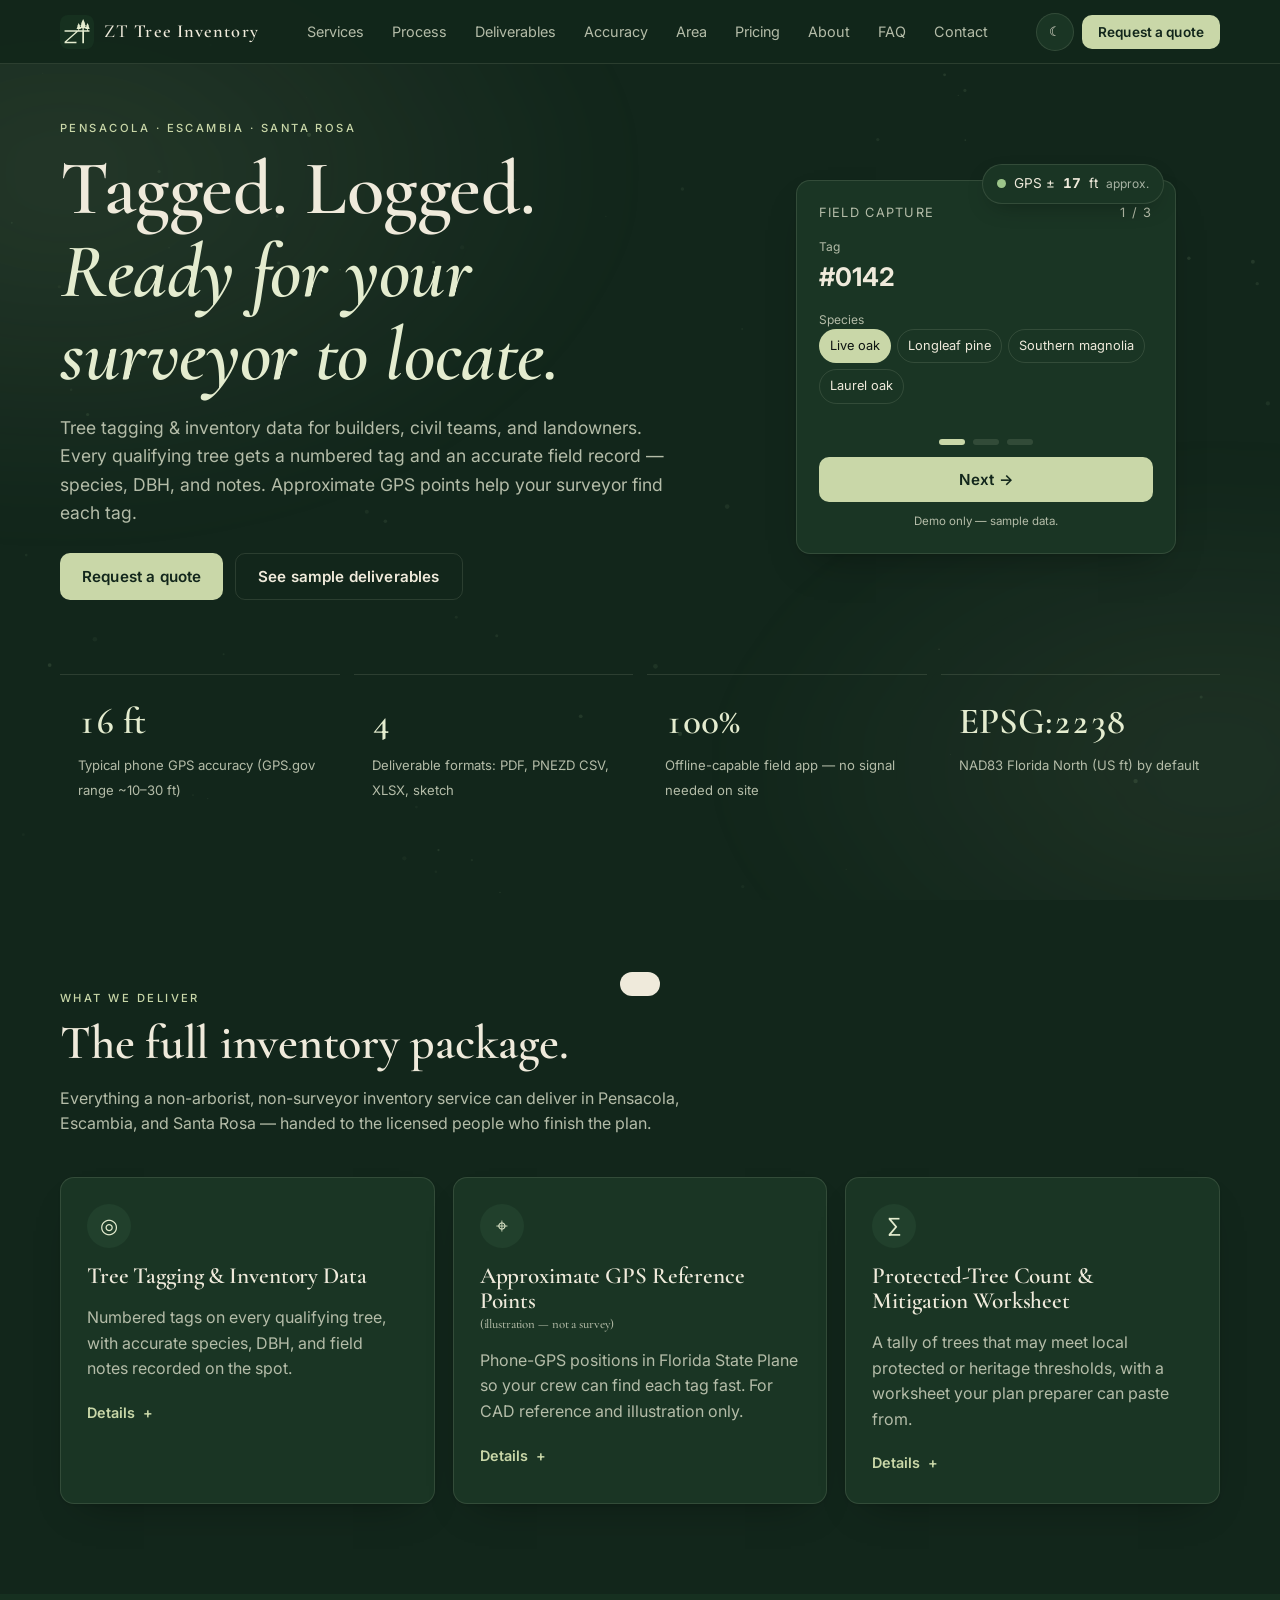
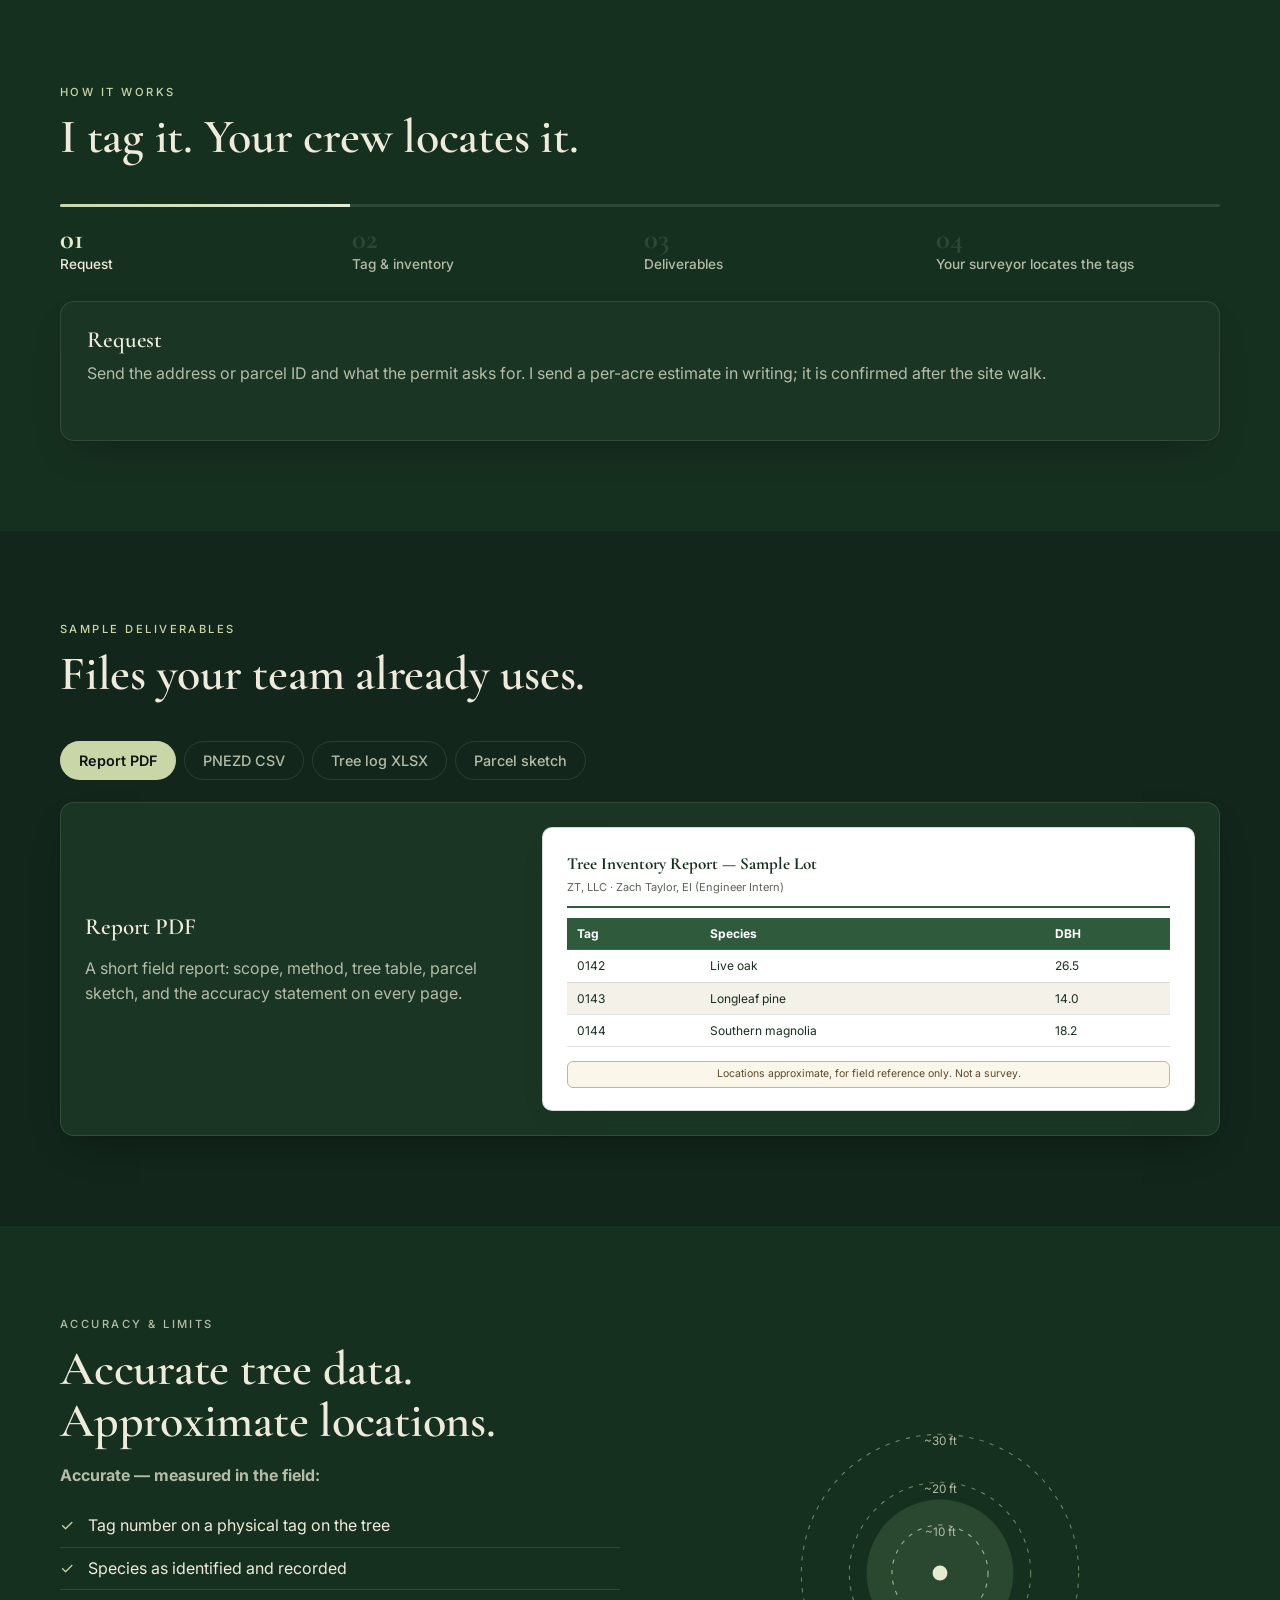
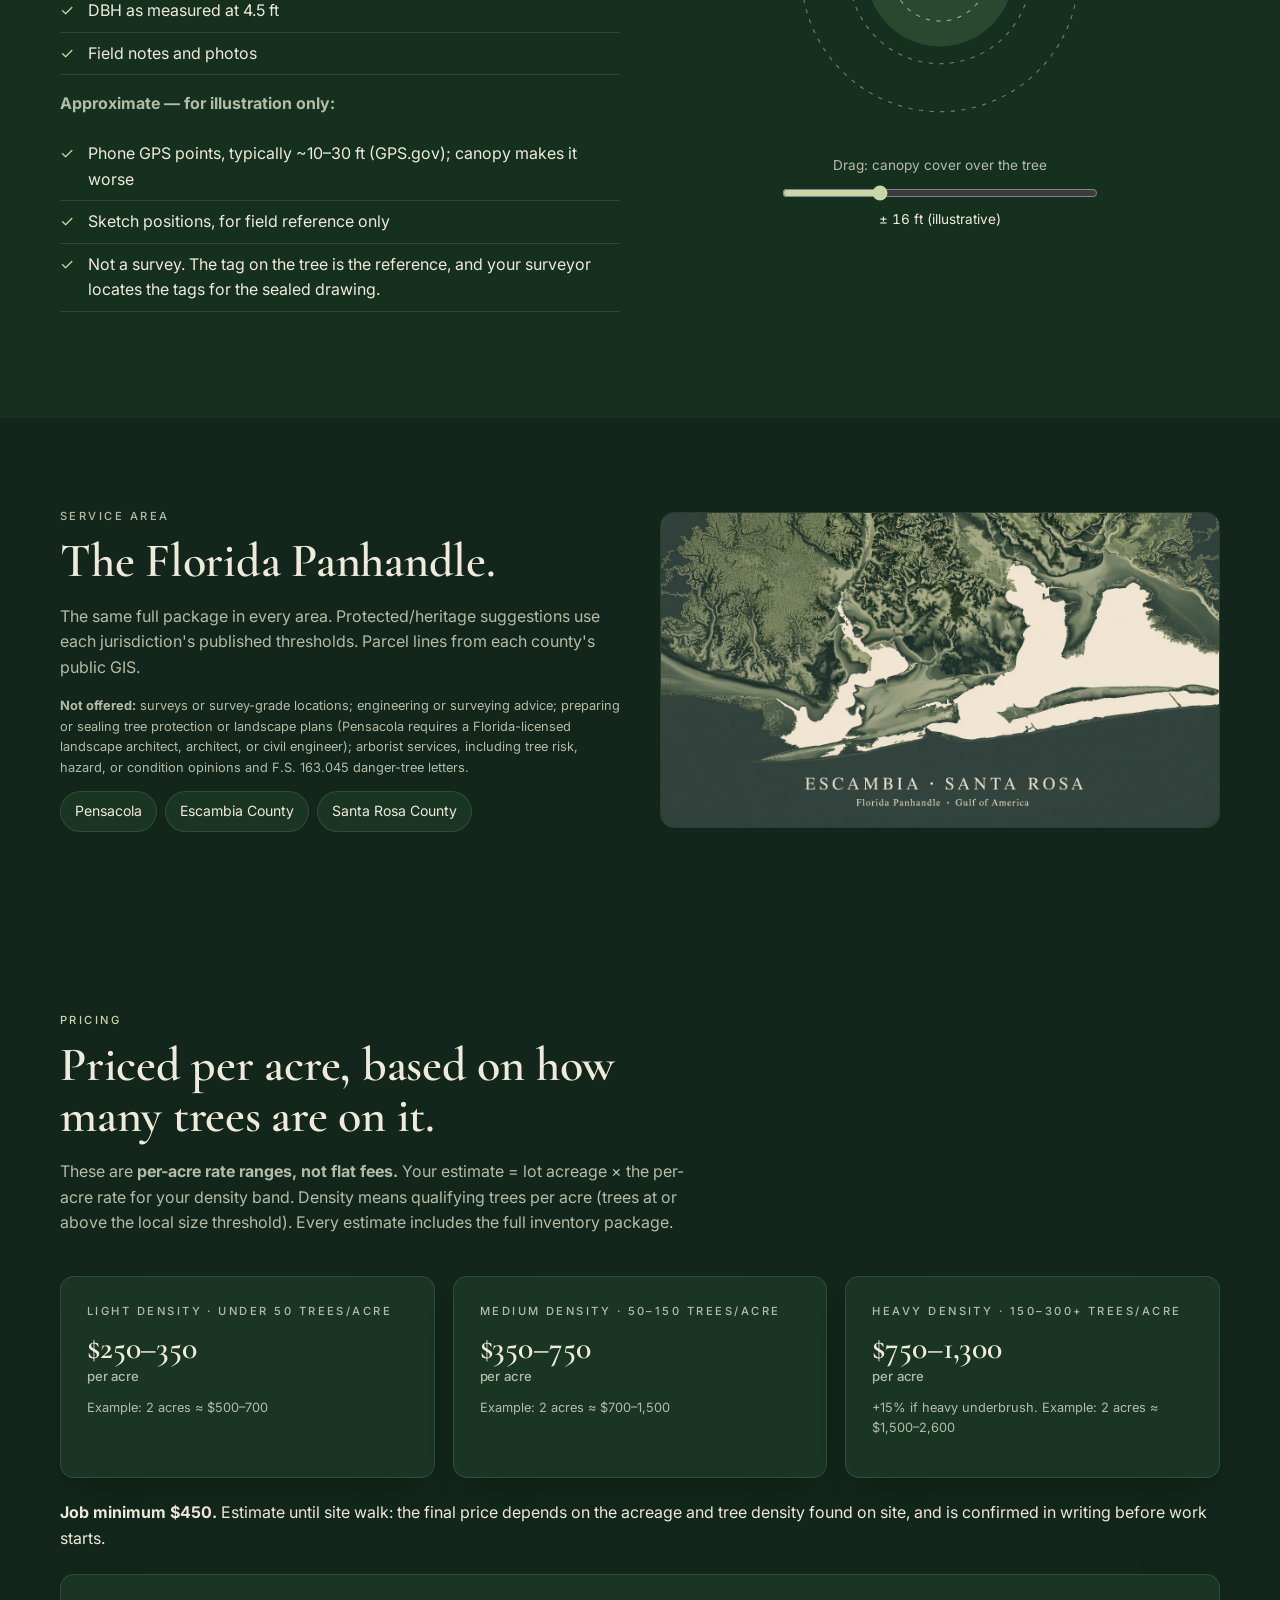
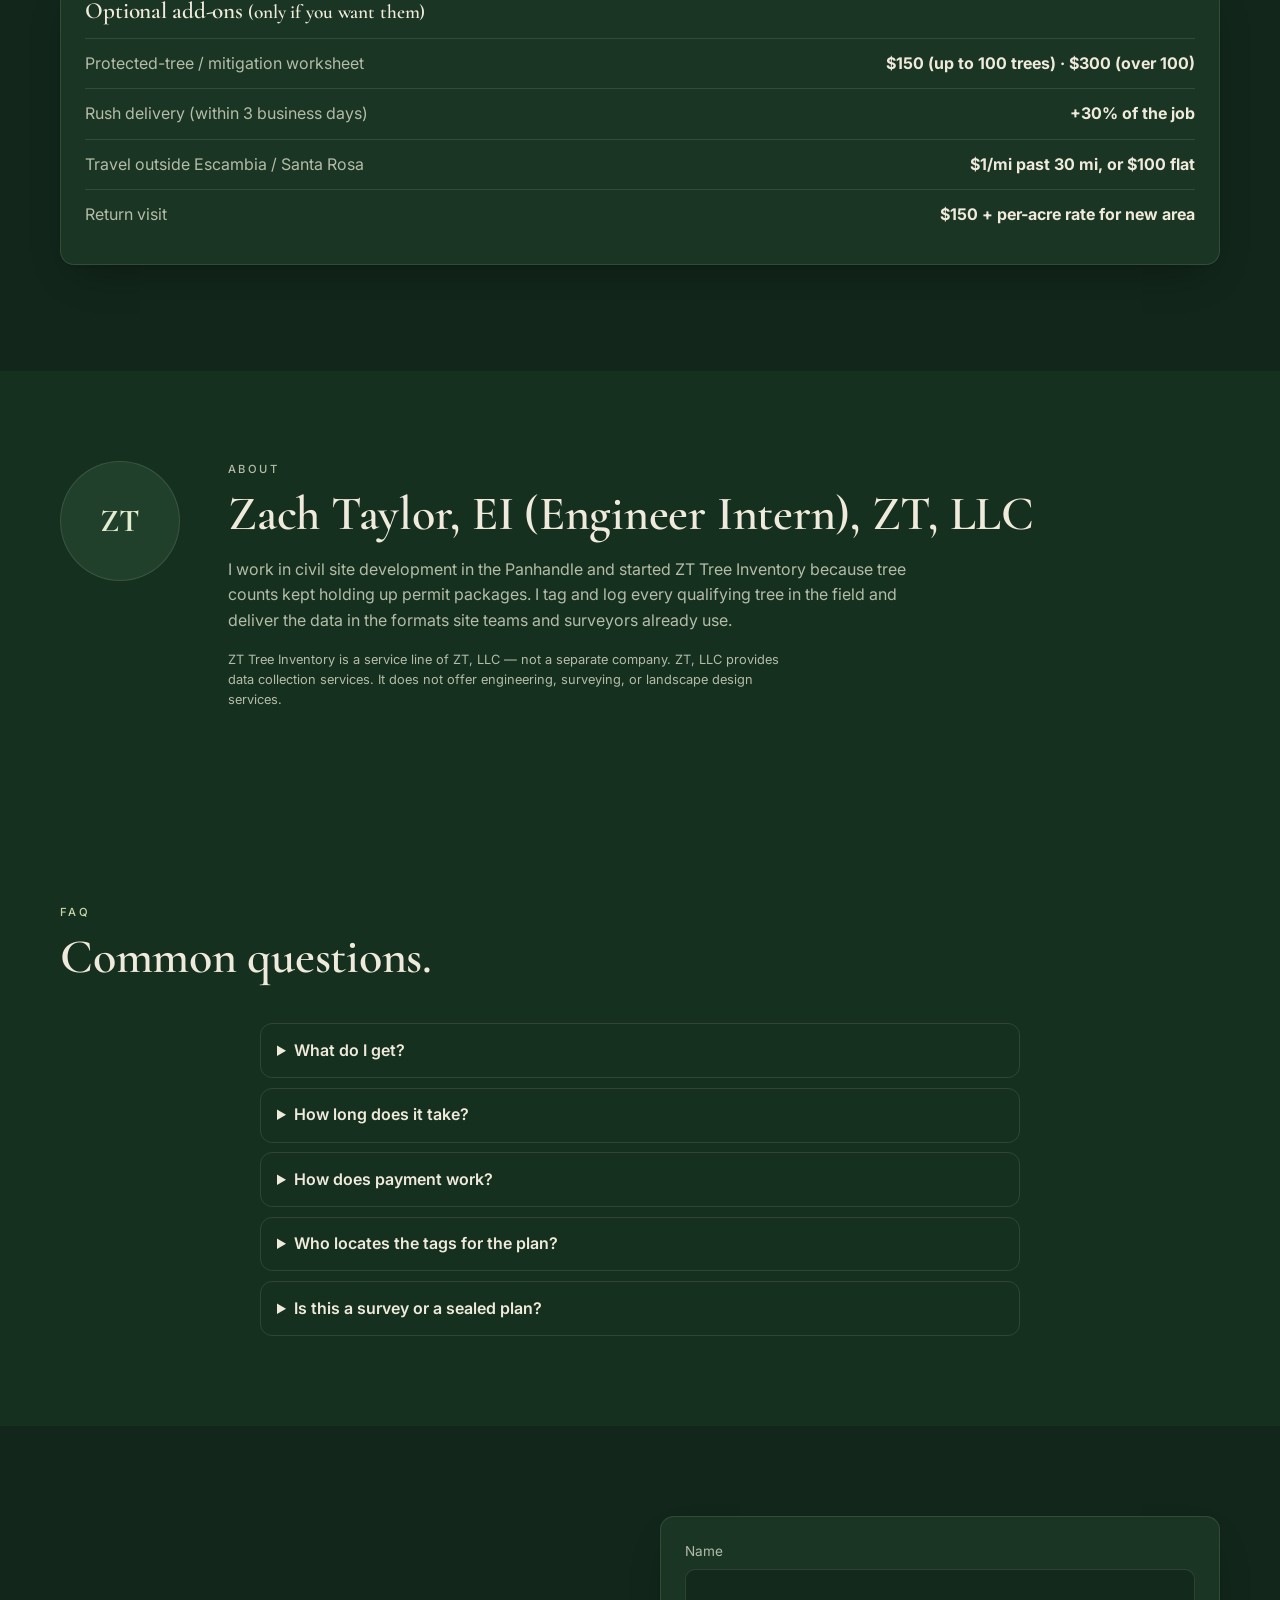
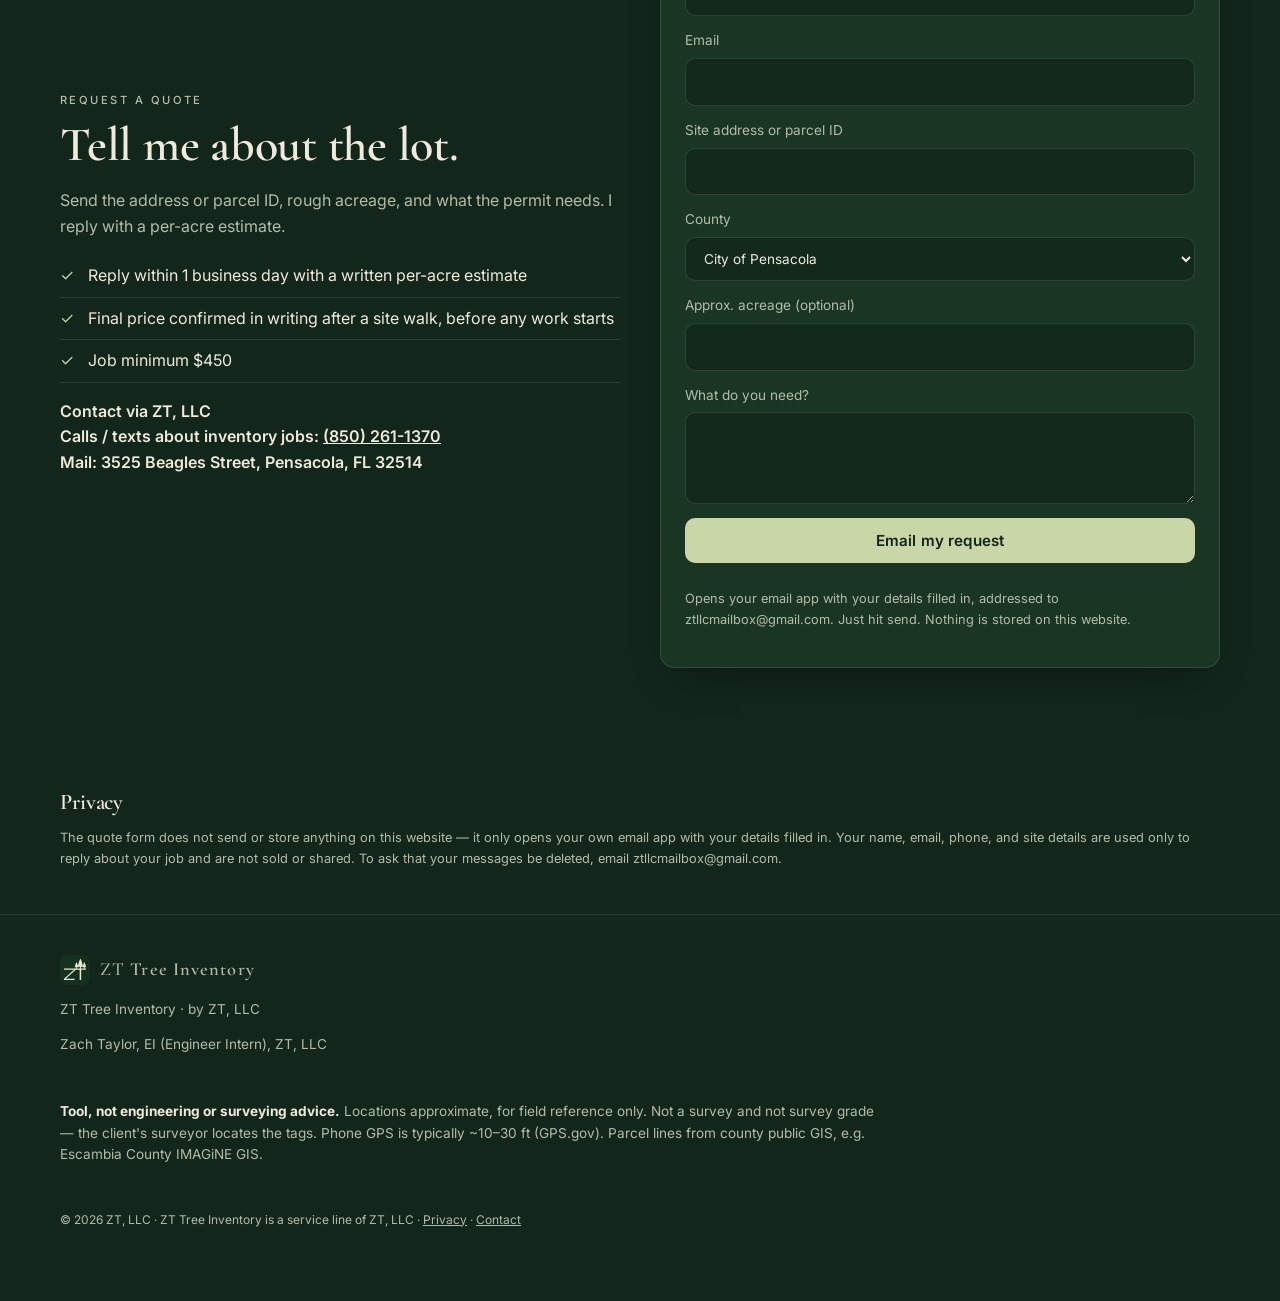
<file: index.html>
<!doctype html>
<html lang="en" data-theme="dark">
<head>
<meta charset="utf-8"><meta name="viewport" content="width=device-width,initial-scale=1,viewport-fit=cover">
<meta name="robots" content="noindex,nofollow">
<title>ZT Tree Inventory — Tree Tagging &amp; Inventory Data | ZT, LLC</title>
<meta name="description" content="Tree tagging and inventory data for Pensacola, Escambia, and Santa Rosa: accurate species, DBH, and tag numbers, with approximate GPS for your surveyor to locate. ZT, LLC.">
<link rel="icon" href="assets/favicon.svg" type="image/svg+xml">
<link rel="apple-touch-icon" href="assets/apple-touch-icon.png">
<meta property="og:type" content="website"><meta property="og:site_name" content="ZT Tree Inventory">
<meta property="og:title" content="ZT Tree Inventory — Tree Tagging &amp; Inventory Data">
<meta property="og:description" content="Tree tagging and inventory data in Pensacola, Escambia, and Santa Rosa. Accurate species, DBH, and tag numbers; priced per acre. ZT, LLC.">
<meta property="og:image" content="https://zacherytaylor.github.io/zt-tree-inventory-staging/assets/apple-touch-icon.png">
<meta property="og:url" content="https://zacherytaylor.github.io/zt-tree-inventory-staging/">
<meta name="twitter:card" content="summary">
<meta name="theme-color" content="#16301F">
<link rel="preconnect" href="https://fonts.googleapis.com"><link rel="preconnect" href="https://fonts.gstatic.com" crossorigin>
<link href="https://fonts.googleapis.com/css2?family=Cormorant+Garamond:wght@500;600;700&family=Inter:wght@400;500;600&display=swap" rel="stylesheet">
<link rel="stylesheet" href="styles.css">
</head>
<body>
<a class="skip" href="#main">Skip to content</a>
<div class="cursor-ring" aria-hidden="true"></div>
<header class="nav" id="top">
  <a class="brand" href="#hero" aria-label="ZT Tree Inventory home"><img src="assets/favicon.svg" alt="ZT Tree Inventory logo" width="34" height="34"><span>ZT <b>Tree Inventory</b></span></a>
  <nav aria-label="Primary"><ul class="nav-links">
    <li><a href="#services">Services</a></li><li><a href="#process">Process</a></li><li><a href="#deliverables">Deliverables</a></li><li><a href="#accuracy">Accuracy</a></li><li><a href="#area">Area</a></li><li><a href="#pricing">Pricing</a></li><li><a href="#about">About</a></li><li><a href="#faq">FAQ</a></li><li><a href="#contact">Contact</a></li>
  </ul></nav>
  <div class="nav-actions">
    <button class="theme-toggle" id="themeToggle" aria-label="Toggle light or dark theme"><span class="sun">☀</span><span class="moon">☾</span></button>
    <a class="btn btn-sm magnetic" href="#contact">Request a quote</a>
    <button class="menu-btn" id="menuBtn" aria-label="Open menu" aria-expanded="false"><span></span><span></span></button>
  </div>
</header>

<main id="main">
<section id="hero" class="hero">
  <canvas id="canopy" aria-hidden="true"></canvas>
  <div class="hero-mesh" aria-hidden="true"></div>
  <div class="wrap hero-grid">
    <div class="hero-copy reveal">
      <p class="eyebrow">Pensacola · Escambia · Santa Rosa</p>
      <h1>Tagged. Logged.<br><span class="grad">Ready for your surveyor to locate.</span></h1>
      <p class="lede">Tree tagging &amp; inventory data for builders, civil teams, and landowners. Every qualifying tree gets a numbered tag and an accurate field record — species, DBH, and notes. Approximate GPS points help your surveyor find each tag.</p>
      <div class="hero-cta">
        <a class="btn magnetic" href="#contact">Request a quote</a>
        <a class="btn btn-ghost" href="#deliverables">See sample deliverables</a>
      </div>
          </div>
    <div class="hero-device reveal" style="--d:.15s">
      <div class="gps-chip" role="status" aria-live="off"><span class="pulse"></span>GPS ± <b id="gpsFt">16</b> ft <em>approx.</em></div>
      <div class="capture glass" id="capture">
        <div class="cap-head"><span>Field capture</span><span class="cap-step" id="capStep">1 / 3</span></div>
        <div class="cap-body" id="capBody"></div>
        <div class="cap-dots" role="tablist" aria-label="Capture demo steps">
          <button role="tab" aria-selected="true" data-i="0" aria-label="Step 1: species"></button>
          <button role="tab" aria-selected="false" data-i="1" aria-label="Step 2: DBH"></button>
          <button role="tab" aria-selected="false" data-i="2" aria-label="Step 3: tag and save"></button>
        </div>
        <button class="btn btn-block" id="capNext">Next →</button>
        <p class="cap-note">Demo only — sample data.</p>
      </div>
    </div>
  </div>
  <div class="wrap stats">
    <div class="stat reveal"><b data-count="16" data-suffix=" ft">0</b><span>Typical phone GPS accuracy (GPS.gov range ~10–30 ft)</span></div>
    <div class="stat reveal" style="--d:.1s"><b data-count="4">0</b><span>Deliverable formats: PDF, PNEZD CSV, XLSX, sketch</span></div>
    <div class="stat reveal" style="--d:.2s"><b data-count="100" data-suffix="%">0</b><span>Offline-capable field app — no signal needed on site</span></div>
    <div class="stat reveal" style="--d:.3s"><b data-count="2238" data-prefix="EPSG:">0</b><span>NAD83 Florida North (US ft) by default</span></div>
  </div>
</section>

<section id="services" class="section">
  <div class="wrap">
    <header class="sec-head reveal"><p class="eyebrow">What we deliver</p><h2>The full inventory package.</h2><p>Everything a non-arborist, non-surveyor inventory service can deliver in Pensacola, Escambia, and Santa Rosa — handed to the licensed people who finish the plan.</p></header>
    <div class="cards">
      <article class="card tilt reveal">
        <div class="card-ico">◎</div><h3>Tree Tagging &amp; Inventory Data</h3>
        <p>Numbered tags on every qualifying tree, with accurate species, DBH, and field notes recorded on the spot.</p>
        <button class="more" aria-expanded="false">Details <i>+</i></button>
        <div class="detail"><ul><li>Numbered aluminum tags set in the field</li><li>DBH measured at 4.5 ft</li><li>Canopy, multi-trunk, and field notes; photos optional</li><li>Tree log as XLSX and CSV</li></ul></div>
      </article>
      <article class="card tilt reveal" style="--d:.1s">
        <div class="card-ico">⌖</div><h3>Approximate GPS Reference Points <small>(illustration — not a survey)</small></h3>
        <p>Phone-GPS positions in Florida State Plane so your crew can find each tag fast. For CAD reference and illustration only.</p>
        <button class="more" aria-expanded="false">Details <i>+</i></button>
        <div class="detail"><ul><li>PNEZD CSV for Civil 3D import</li><li>NAD83 / Florida North (US ft), EPSG:2238</li><li>Parcel sketch over public GIS lines</li></ul></div>
      </article>
      <article class="card tilt reveal" style="--d:.2s">
        <div class="card-ico">∑</div><h3>Protected-Tree Count &amp; Mitigation Worksheet</h3>
        <p>A tally of trees that may meet local protected or heritage thresholds, with a worksheet your plan preparer can paste from.</p>
        <button class="more" aria-expanded="false">Details <i>+</i></button>
        <div class="detail"><ul><li>Count by size class and species</li><li>References the local code section used</li><li>Protected/heritage flags are suggestions — the jurisdiction makes the final call</li><li>Data for your landscape architect or engineer; not a tree protection plan</li></ul></div>
      </article>
    </div>
  </div>
</section>

<section id="process" class="section alt">
  <div class="wrap">
    <header class="sec-head reveal"><p class="eyebrow">How it works</p><h2>I tag it. Your crew locates it.</h2></header>
    <div class="stepper reveal" id="stepper">
      <div class="track"><div class="fill" id="stepFill"></div></div>
      <ol>
        <li><button data-s="0" class="on"><span>01</span>Request</button></li>
        <li><button data-s="1"><span>02</span>Tag &amp; inventory</button></li>
        <li><button data-s="2"><span>03</span>Deliverables</button></li>
        <li><button data-s="3"><span>04</span>Your surveyor locates the tags</button></li>
      </ol>
      <div class="step-panel glass" id="stepPanel" aria-live="polite"></div>
    </div>
  </div>
</section>

<section id="deliverables" class="section">
  <div class="wrap">
    <header class="sec-head reveal"><p class="eyebrow">Sample deliverables</p><h2>Files your team already uses.</h2></header>
    <div class="deliv reveal">
      <div class="deliv-tabs" role="tablist" aria-label="Deliverables">
        <button role="tab" aria-selected="true" data-t="pdf">Report PDF</button>
        <button role="tab" aria-selected="false" data-t="pnezd">PNEZD CSV</button>
        <button role="tab" aria-selected="false" data-t="xlsx">Tree log XLSX</button>
        <button role="tab" aria-selected="false" data-t="sketch">Parcel sketch</button>
      </div>
      <div class="deliv-panel glass" id="delivPanel" role="tabpanel"></div>
    </div>
  </div>
</section>

<section id="accuracy" class="section alt">
  <div class="wrap acc">
    <div class="reveal">
      <p class="eyebrow">Accuracy &amp; limits</p><h2>Accurate tree data. Approximate locations.</h2>
      <p><b>Accurate — measured in the field:</b></p>
      <ul class="checks">
        <li>Tag number on a physical tag on the tree</li>
        <li>Species as identified and recorded</li>
        <li>DBH as measured at 4.5 ft</li>
        <li>Field notes and photos</li>
      </ul>
      <p><b>Approximate — for illustration only:</b></p>
      <ul class="checks">
        <li>Phone GPS points, typically ~10–30 ft (GPS.gov); canopy makes it worse</li>
        <li>Sketch positions, for field reference only</li>
        <li>Not a survey. The tag on the tree is the reference, and your surveyor locates the tags for the sealed drawing.</li>
      </ul>
    </div>
    <div class="acc-viz reveal" style="--d:.15s" aria-label="Illustration of GPS accuracy radius">
      <svg viewBox="0 0 300 300" role="img"><title>Approximate GPS accuracy circle around a tree</title>
        <circle cx="150" cy="150" r="130" class="ring r3"/><circle cx="150" cy="150" r="85" class="ring r2"/><circle cx="150" cy="150" r="45" class="ring r1"/>
        <circle cx="150" cy="150" r="7" class="dot"/>
        <text x="150" y="30" text-anchor="middle">~30 ft</text><text x="150" y="75" text-anchor="middle">~20 ft</text><text x="150" y="115" text-anchor="middle">~10 ft</text>
      </svg>
      <label class="slider">Drag: canopy cover over the tree <input type="range" id="canopyRange" min="0" max="100" value="30" aria-describedby="canopyOut"><output id="canopyOut">± 16 ft (illustrative)</output></label>
    </div>
  </div>
</section>

<section id="area" class="section">
  <div class="wrap area">
    <div class="reveal"><p class="eyebrow">Service area</p><h2>The Florida Panhandle.</h2>
      <p>The same full package in every area. Protected/heritage suggestions use each jurisdiction's published thresholds. Parcel lines from each county's public GIS.</p>
      <p class="fine"><b>Not offered:</b> surveys or survey-grade locations; engineering or surveying advice; preparing or sealing tree protection or landscape plans (Pensacola requires a Florida-licensed landscape architect, architect, or civil engineer); arborist services, including tree risk, hazard, or condition opinions and F.S. 163.045 danger-tree letters.</p>
      <div class="chips"><span>Pensacola</span><span>Escambia County</span><span>Santa Rosa County</span></div>
    </div>
    <div class="map reveal" style="--d:.15s"><img src="assets/panhandle-map.png" width="1600" height="900" alt="Topographic map of Escambia and Santa Rosa counties on the Florida Panhandle above the Gulf of America."></div>
    </div>
</section>

<section id="pricing" class="section">
  <div class="wrap">
    <header class="sec-head reveal"><p class="eyebrow">Pricing</p><h2>Priced per acre, based on how many trees are on it.</h2><p>These are <b>per-acre rate ranges, not flat fees.</b> Your estimate = lot acreage × the per-acre rate for your density band. Density means qualifying trees per acre (trees at or above the local size threshold). Every estimate includes the full inventory package.</p></header>
    <div class="cards price-cards">
      <article class="card reveal"><p class="eyebrow">Light density · under 50 trees/acre</p><h3>$250–350 <small>per acre</small></h3><p class="fine">Example: 2 acres ≈ $500–700</p></article>
      <article class="card reveal" style="--d:.08s"><p class="eyebrow">Medium density · 50–150 trees/acre</p><h3>$350–750 <small>per acre</small></h3><p class="fine">Example: 2 acres ≈ $700–1,500</p></article>
      <article class="card reveal" style="--d:.16s"><p class="eyebrow">Heavy density · 150–300+ trees/acre</p><h3>$750–1,300 <small>per acre</small></h3><p class="fine">+15% if heavy underbrush. Example: 2 acres ≈ $1,500–2,600</p></article>
    </div>
    <p class="price-min reveal"><b>Job minimum $450.</b> Estimate until site walk: the final price depends on the acreage and tree density found on site, and is confirmed in writing before work starts.</p>
    <div class="glass addons reveal"><h3>Optional add-ons <small>(only if you want them)</small></h3><ul>
      <li><span>Protected-tree / mitigation worksheet</span><b>$150 (up to 100 trees) · $300 (over 100)</b></li>
      <li><span>Rush delivery (within 3 business days)</span><b>+30% of the job</b></li>
      <li><span>Travel outside Escambia / Santa Rosa</span><b>$1/mi past 30 mi, or $100 flat</b></li>
      <li><span>Return visit</span><b>$150 + per-acre rate for new area</b></li>
    </ul></div>
  </div>
</section>

<section id="about" class="section alt">
  <div class="wrap about reveal">
    <div class="avatar" aria-hidden="true">ZT</div>
    <div><p class="eyebrow">About</p><h2>Zach Taylor, EI (Engineer Intern), ZT, LLC</h2>
      <p>I work in civil site development in the Panhandle and started ZT Tree Inventory because tree counts kept holding up permit packages. I tag and log every qualifying tree in the field and deliver the data in the formats site teams and surveyors already use.</p>
      <p class="fine">ZT Tree Inventory is a service line of ZT, LLC — not a separate company. ZT, LLC provides data collection services. It does not offer engineering, surveying, or landscape design services.</p></div>
  </div>
</section>

<section id="faq" class="section alt">
  <div class="wrap">
    <header class="sec-head reveal"><p class="eyebrow">FAQ</p><h2>Common questions.</h2></header>
    <div class="faq reveal">
      <details><summary>What do I get?</summary><p>Numbered tags on every qualifying tree, plus a report PDF, tree log (XLSX and CSV), PNEZD CSV of approximate GPS points for CAD, and a parcel sketch. A protected-tree / mitigation worksheet is an optional add-on.</p></details>
      <details><summary>How long does it take?</summary><p>Deliverables typically arrive within 5–7 business days after fieldwork. Rush delivery (within 3 business days) is available for +30% of the job.</p></details>
      <details><summary>How does payment work?</summary><p>You get a written estimate first, and the final price is confirmed in writing after the site walk before work starts. ZT, LLC invoices on delivery of the files.</p></details>
      <details><summary>Who locates the tags for the plan?</summary><p>Your surveyor. GPS points from a phone are approximate (typically ~10–30 ft, GPS.gov) and for field reference only; the physical tag on the tree is the reference.</p></details>
      <details><summary>Is this a survey or a sealed plan?</summary><p>No. This is tree tagging and inventory data — not a survey, not engineering or surveying advice, not arborist opinions, and not a sealed tree protection or landscape plan. Those come from the licensed professionals on your team.</p></details>
    </div>
  </div>
</section>

<section id="contact" class="section">
  <div class="wrap contact">
    <div class="reveal"><p class="eyebrow">Request a quote</p><h2>Tell me about the lot.</h2><p>Send the address or parcel ID, rough acreage, and what the permit needs. I reply with a per-acre estimate.</p>
      <ul class="checks after-quote"><li>Reply within 1 business day with a written per-acre estimate</li><li>Final price confirmed in writing after a site walk, before any work starts</li><li>Job minimum $450</li></ul>
      <p class="contact-line">Contact via ZT, LLC<br>Calls / texts about inventory jobs: <a href="tel:+18502611370">(850) 261-1370</a><br>Mail: 3525 Beagles Street, Pensacola, FL 32514</p>
      </div>
    <form class="form glass reveal" id="quoteForm" style="--d:.1s" novalidate>
      <label>Name<input name="name" required autocomplete="name"></label>
      <label>Email<input name="email" type="email" required autocomplete="email"></label>
      <label>Site address or parcel ID<input name="site" required></label>
      <label>County<select name="county"><option>City of Pensacola</option><option>Escambia</option><option>Santa Rosa</option><option>Not sure</option></select></label>
      <label>Approx. acreage (optional)<input name="acres" inputmode="decimal"></label>
      <label>What do you need?<textarea name="msg" rows="3"></textarea></label>
      <button class="btn btn-block magnetic" type="submit">Email my request</button>
      <p class="fine">Opens your email app with your details filled in, addressed to ztllcmailbox@gmail.com. Just hit send. Nothing is stored on this website.</p>
      <p class="fine mail-fallback" id="mailFallback" hidden>Email app didn't open? <button type="button" class="linkbtn" id="copyReq">Copy my request</button> and paste it into an email to <b>ztllcmailbox@gmail.com</b>.</p>
    </form>
  </div>
</section>
<section id="privacy" class="section privacy">
  <div class="wrap"><h2>Privacy</h2>
    <p class="fine">The quote form does not send or store anything on this website — it only opens your own email app with your details filled in. Your name, email, phone, and site details are used only to reply about your job and are not sold or shared. To ask that your messages be deleted, email ztllcmailbox@gmail.com.</p></div>
</section>
</main>

<footer class="footer">
  <div class="wrap foot">
    <div><a class="brand" href="#hero"><img src="assets/favicon.svg" alt="ZT Tree Inventory logo" width="30" height="30"><span>ZT <b>Tree Inventory</b></span></a><p>ZT Tree Inventory · by ZT, LLC</p><p>Zach Taylor, EI (Engineer Intern), ZT, LLC</p></div>
    <p class="disc"><b>Tool, not engineering or surveying advice.</b> Locations approximate, for field reference only. Not a survey and not survey grade — the client's surveyor locates the tags. Phone GPS is typically ~10–30 ft (GPS.gov). Parcel lines from county public GIS, e.g. Escambia County IMAGiNE GIS.</p>
    <p class="copy">© 2026 ZT, LLC · ZT Tree Inventory is a service line of ZT, LLC · <a href="#privacy">Privacy</a> · <a href="#contact">Contact</a></p>
  </div>
</footer>
<div class="toast" id="toast" role="status" aria-live="polite"></div>
<script src="app.js"></script>
</body></html>
</file>
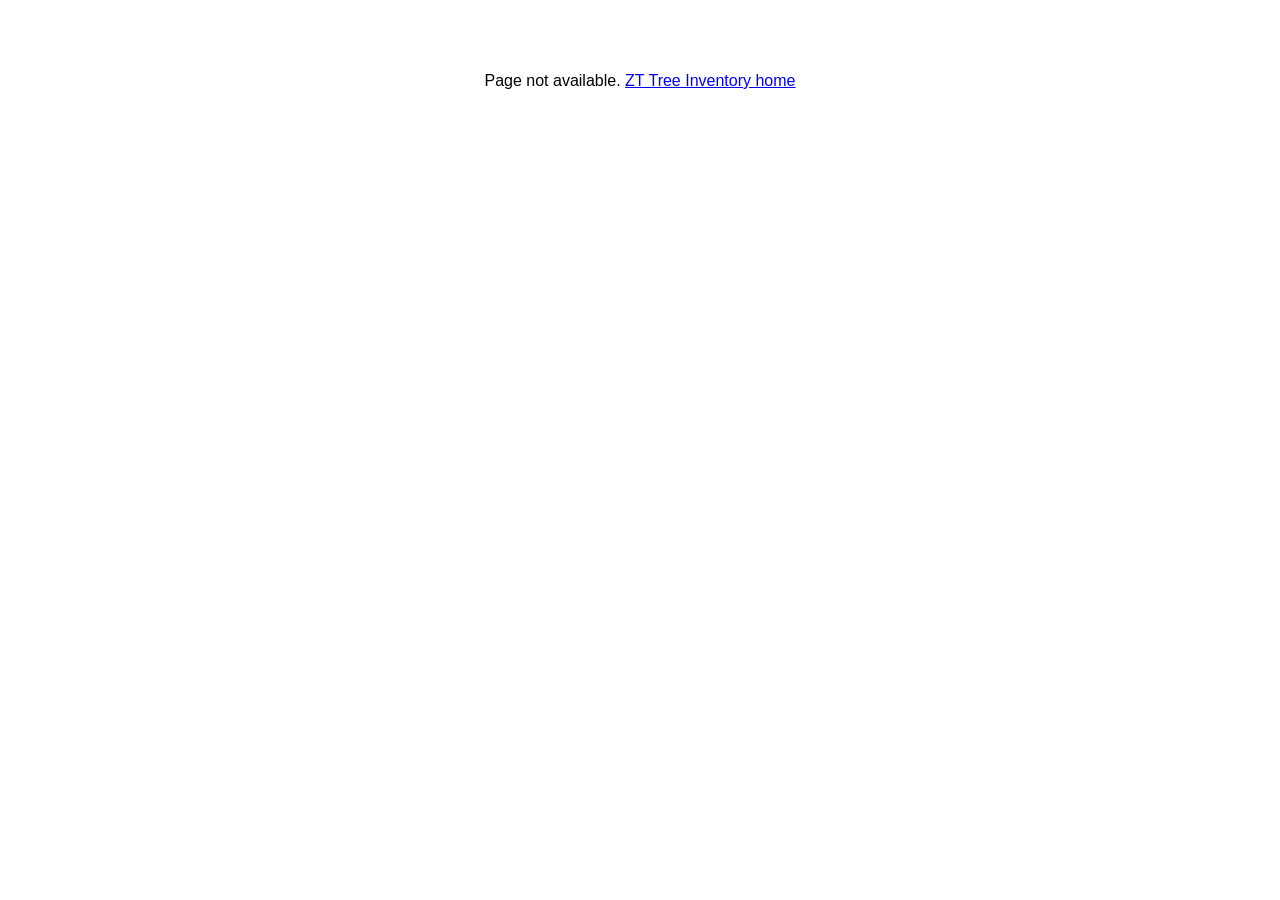
<file: field-app/index.html>
<!doctype html><html><head><meta charset="utf-8"><meta name="robots" content="noindex,nofollow"><title>Not available</title></head><body style="font-family:sans-serif;text-align:center;padding:4em">Page not available. <a href="../">ZT Tree Inventory home</a></body></html>
</file>
<file: styles.css>
:root{--bg:#0d1411;--bg2:#121c17;--panel:rgba(30,48,38,.45);--line:rgba(200,230,190,.12);--text:#ece6d6;--mute:#a7b2a3;--moss:#9cc58a;--moss2:#d9f0b5;--deep:#1d3a2c;--r:18px;--font:"Inter",ui-sans-serif,system-ui,-apple-system,"Segoe UI",Roboto,sans-serif;color-scheme:dark}
[data-theme=light]{--bg:#f4f1e8;--bg2:#ebe6d8;--panel:rgba(255,255,255,.6);--line:rgba(30,58,44,.14);--text:#1a2a21;--mute:#56635a;--moss:#3f7a4f;--moss2:#2c5a3b;--deep:#d6e5cf;color-scheme:light}
*{box-sizing:border-box}html{scroll-behavior:smooth;scroll-padding-top:80px}
body{margin:0;background:var(--bg);color:var(--text);font:16px/1.6 var(--font);-webkit-font-smoothing:antialiased;transition:background .4s,color .4s}
a{color:inherit}img{max-width:100%}
.skip{position:absolute;left:-999px;top:8px;background:var(--moss);color:#0d1411;padding:8px 12px;border-radius:8px;z-index:100}.skip:focus{left:8px}
:focus-visible{outline:2px solid var(--moss2);outline-offset:3px;border-radius:6px}
.wrap{width:min(1160px,100% - 40px);margin-inline:auto}
.eyebrow{text-transform:uppercase;letter-spacing:.16em;font-size:.72rem;color:var(--moss);font-weight:600;margin:0 0 10px}
h1,h2,h3{line-height:1.12;letter-spacing:-.02em;margin:0 0 14px}
h1{font-size:clamp(2.3rem,7vw,4.4rem);font-weight:700}h2{font-size:clamp(1.7rem,4vw,2.6rem)}h3{font-size:1.15rem}
.grad{background:linear-gradient(90deg,var(--moss2),var(--moss) 60%,#7fb3a0);-webkit-background-clip:text;background-clip:text;color:transparent}
.lede{font-size:1.1rem;color:var(--mute);max-width:36em}.fine{font-size:.8rem;color:var(--mute)}
.glass{background:var(--panel);border:1px solid var(--line);backdrop-filter:blur(18px) saturate(140%);-webkit-backdrop-filter:blur(18px) saturate(140%);border-radius:var(--r);box-shadow:0 20px 60px rgba(0,0,0,.25)}
.btn{display:inline-flex;align-items:center;justify-content:center;gap:8px;padding:13px 22px;border-radius:999px;background:var(--moss);color:#0d1411;font-weight:600;text-decoration:none;border:0;cursor:pointer;font:600 .95rem var(--font);transition:transform .2s,box-shadow .2s,background .2s;will-change:transform}
[data-theme=light] .btn{color:#fff}
.btn:hover{box-shadow:0 8px 30px rgba(156,197,138,.35)}.btn-ghost{background:transparent;color:var(--text);border:1px solid var(--line)}.btn-sm{padding:9px 16px;font-size:.85rem}.btn-block{width:100%}
/* nav */
.nav{position:fixed;inset:0 0 auto;z-index:50;display:flex;align-items:center;justify-content:space-between;gap:16px;padding:12px max(20px,calc((100% - 1160px)/2));background:color-mix(in srgb,var(--bg) 60%,transparent);backdrop-filter:blur(16px);-webkit-backdrop-filter:blur(16px);border-bottom:1px solid var(--line)}
.brand{display:flex;align-items:center;gap:10px;text-decoration:none;font-weight:500}.brand b{font-weight:700}
.nav-links{display:none;list-style:none;margin:0;padding:0;gap:4px}
.nav-links a{display:block;padding:8px 12px;border-radius:999px;text-decoration:none;color:var(--mute);font-size:.9rem;transition:.2s}
.nav-links a.active{color:var(--text);background:var(--panel);box-shadow:inset 0 0 0 1px var(--line)}
.nav-actions{display:flex;align-items:center;gap:8px}.nav-actions .btn-sm{display:none}
.theme-toggle,.menu-btn{width:38px;height:38px;border-radius:50%;border:1px solid var(--line);background:var(--panel);color:var(--text);cursor:pointer}
.theme-toggle .sun{display:none}[data-theme=light] .theme-toggle .sun{display:inline}[data-theme=light] .theme-toggle .moon{display:none}
.menu-btn{display:grid;place-content:center;gap:5px}.menu-btn span{display:block;width:16px;height:2px;background:var(--text);transition:.3s}
.nav.open .nav-links{display:flex;flex-direction:column;position:absolute;top:100%;left:0;right:0;padding:12px 20px 20px;background:var(--bg);border-bottom:1px solid var(--line)}
.nav.open .menu-btn span:first-child{transform:translateY(3.5px) rotate(45deg)}.nav.open .menu-btn span:last-child{transform:translateY(-3.5px) rotate(-45deg)}
@media(min-width:1100px){.nav-links{display:flex}.menu-btn{display:none}}@media(min-width:900px){.nav-actions .btn-sm{display:inline-flex}}
/* hero */
.hero{position:relative;padding:120px 0 60px;overflow:hidden;min-height:100svh}
#canopy{position:absolute;inset:0;width:100%;height:100%;opacity:.7}
.hero-mesh{position:absolute;inset:-20%;background:radial-gradient(40% 35% at 20% 30%,rgba(76,130,92,.35),transparent 70%),radial-gradient(35% 30% at 80% 20%,rgba(60,110,120,.25),transparent 70%),radial-gradient(40% 40% at 60% 80%,rgba(120,160,90,.2),transparent 70%);filter:blur(30px);animation:mesh 18s ease-in-out infinite alternate;pointer-events:none}
@keyframes mesh{to{transform:translate3d(4%,-3%,0) rotate(8deg) scale(1.05)}}
.hero-grid{position:relative;display:grid;gap:40px;align-items:center}
.hero-cta{display:flex;flex-wrap:wrap;gap:12px;margin:26px 0 14px}
@media(min-width:900px){.hero-grid{grid-template-columns:1.25fr .9fr}}
.hero-device{position:relative;max-width:380px;justify-self:center;width:100%}
.gps-chip{position:absolute;top:-16px;right:12px;z-index:2;display:flex;align-items:center;gap:8px;padding:8px 14px;border-radius:999px;background:rgba(13,20,17,.85);color:#ece6d6;border:1px solid rgba(156,197,138,.4);font-size:.85rem;font-variant-numeric:tabular-nums}
.gps-chip em{font-style:normal;color:#a7b2a3;font-size:.75rem}
.pulse{width:9px;height:9px;border-radius:50%;background:#9cc58a;box-shadow:0 0 0 0 rgba(156,197,138,.7);animation:pulse 1.8s infinite}
@keyframes pulse{70%{box-shadow:0 0 0 12px rgba(156,197,138,0)}100%{box-shadow:0 0 0 0 rgba(156,197,138,0)}}
.capture{padding:22px}.cap-head{display:flex;justify-content:space-between;font-size:.8rem;color:var(--mute);text-transform:uppercase;letter-spacing:.1em;margin-bottom:14px}
.cap-body{min-height:190px;animation:fade .4s}.cap-body .k{font-size:.75rem;color:var(--mute);margin:0}.cap-body .v{font-size:1.6rem;font-weight:700;margin:0 0 12px}
.opts{display:flex;flex-wrap:wrap;gap:6px}.opts span{padding:6px 10px;border-radius:999px;border:1px solid var(--line);font-size:.8rem}.opts span.sel{background:var(--moss);color:#0d1411;border-color:transparent}
.gauge{height:8px;border-radius:9px;background:var(--line);overflow:hidden;margin:6px 0 14px}.gauge i{display:block;height:100%;background:linear-gradient(90deg,var(--moss),var(--moss2));transition:width .8s}
.cap-dots{display:flex;gap:8px;justify-content:center;margin:12px 0}.cap-dots button{width:26px;height:6px;border-radius:9px;border:0;background:var(--line);cursor:pointer;padding:0}.cap-dots button[aria-selected=true]{background:var(--moss)}
.cap-note{text-align:center;font-size:.72rem;color:var(--mute);margin:10px 0 0}
@keyframes fade{from{opacity:0;transform:translateY(6px)}}
.stats{position:relative;display:grid;grid-template-columns:1fr 1fr;gap:14px;margin-top:60px}
.stat{padding:18px;border-top:1px solid var(--line)}.stat b{display:block;font-size:clamp(1.6rem,4vw,2.3rem);color:var(--moss2);font-variant-numeric:tabular-nums}.stat span{font-size:.82rem;color:var(--mute)}
@media(min-width:900px){.stats{grid-template-columns:repeat(4,1fr)}}
/* sections */
.section{padding:90px 0}.section.alt{background:var(--bg2)}
.sec-head{max-width:640px;margin-bottom:40px}.sec-head p:last-child{color:var(--mute)}
.reveal{opacity:0;transform:translateY(24px);transition:opacity .8s cubic-bezier(.2,.7,.2,1) var(--d,0s),transform .8s cubic-bezier(.2,.7,.2,1) var(--d,0s)}.reveal.in{opacity:1;transform:none}
.cards{display:grid;gap:18px}@media(min-width:900px){.cards{grid-template-columns:repeat(3,1fr)}}
.card{position:relative;padding:26px;border-radius:var(--r);background:var(--panel);border:1px solid var(--line);transform-style:preserve-3d;transition:transform .15s,border-color .3s;overflow:hidden}
.card::before{content:"";position:absolute;inset:0;background:radial-gradient(300px circle at var(--mx,50%) var(--my,50%),rgba(156,197,138,.16),transparent 60%);opacity:0;transition:opacity .3s;pointer-events:none}.card:hover::before{opacity:1}.card:hover{border-color:rgba(156,197,138,.35)}
.card h3 small{display:block;font-size:.8rem;font-weight:500;color:var(--mute);margin-top:4px}.card p{color:var(--mute)}
.card-ico{width:44px;height:44px;border-radius:12px;display:grid;place-items:center;background:var(--deep);color:var(--moss2);font-size:1.3rem;margin-bottom:16px}
.more{background:none;border:0;color:var(--moss);font:600 .9rem var(--font);cursor:pointer;padding:6px 0;display:flex;gap:8px;align-items:center}.more i{font-style:normal;transition:transform .3s}.more[aria-expanded=true] i{transform:rotate(45deg)}
.detail{display:grid;grid-template-rows:0fr;transition:grid-template-rows .4s}.detail>ul{overflow:hidden;margin:0;padding-left:18px;color:var(--mute);font-size:.92rem}.card.open .detail{grid-template-rows:1fr}
/* stepper */
.stepper ol{list-style:none;padding:0;margin:0 0 24px;display:grid;grid-template-columns:repeat(4,1fr);gap:8px;position:relative}
.stepper button{width:100%;background:none;border:0;color:var(--mute);font:500 .85rem var(--font);cursor:pointer;text-align:left;padding:14px 0 0;transition:color .3s}
.stepper button span{display:block;font-size:1.4rem;font-weight:700;color:var(--line);transition:color .3s}.stepper button.on,.stepper button.on span{color:var(--text)}.stepper button.on span{color:var(--moss2)}
.track{height:3px;background:var(--line);border-radius:3px;overflow:hidden}.fill{height:100%;width:25%;background:linear-gradient(90deg,var(--moss),var(--moss2));transition:width .5s cubic-bezier(.2,.7,.2,1)}
.step-panel{padding:26px;min-height:140px}.step-panel h3{margin-bottom:8px}.step-panel p{color:var(--mute);margin:0}
/* deliverables */
.deliv-tabs{display:flex;gap:8px;overflow-x:auto;scroll-snap-type:x mandatory;padding-bottom:6px;margin-bottom:16px;scrollbar-width:none}
.deliv-tabs button{scroll-snap-align:start;flex:0 0 auto;padding:10px 18px;border-radius:999px;border:1px solid var(--line);background:transparent;color:var(--mute);font:500 .9rem var(--font);cursor:pointer}
.deliv-tabs button[aria-selected=true]{background:var(--moss);color:#0d1411;border-color:transparent}
.deliv-panel{padding:24px;display:grid;gap:22px;touch-action:pan-y}@media(min-width:900px){.deliv-panel{grid-template-columns:.8fr 1.2fr;align-items:center}}
.deliv-panel p{color:var(--mute)}.preview{border-radius:12px;background:#0a100d;border:1px solid var(--line);padding:16px;font:12px/1.6 ui-monospace,SFMono-Regular,Menlo,monospace;color:#c8d6c0;overflow:auto;animation:fade .4s}
.preview table{border-collapse:collapse;width:100%}.preview td,.preview th{border-bottom:1px solid rgba(200,230,190,.1);padding:4px 8px;text-align:left;white-space:nowrap}.preview th{color:#9cc58a}
.paper{background:#f6f2e7;color:#1a2a21;font-family:var(--font)}.paper h4{margin:0 0 6px}.paper .stamp{font-size:10px;color:#6b5a3a;border:1px dashed #b49a6a;padding:4px 8px;display:inline-block;margin-top:8px}
/* accuracy */
.acc,.area,.contact{display:grid;gap:40px;align-items:center}@media(min-width:900px){.acc,.area,.contact{grid-template-columns:1fr 1fr}}
.acc p{color:var(--mute)}.checks{list-style:none;padding:0}.checks li{padding:8px 0 8px 28px;position:relative;border-bottom:1px solid var(--line)}.checks li::before{content:"✓";position:absolute;left:0;color:var(--moss)}
.acc-viz{text-align:center}.acc-viz svg{width:min(320px,100%)}.ring{fill:none;stroke:var(--moss);stroke-dasharray:4 6;opacity:.5;transform-origin:150px 150px;animation:spin 40s linear infinite}.r2{animation-direction:reverse}.r1{opacity:.8}
.dot{fill:var(--moss2)}.acc-viz text{fill:var(--mute);font-size:11px}
#gpsHalo{fill:rgba(156,197,138,.15);transition:r .4s}
@keyframes spin{to{transform:rotate(360deg)}}
.slider{display:grid;gap:6px;max-width:320px;margin:14px auto 0;font-size:.85rem;color:var(--mute)}.slider input{accent-color:var(--moss)}output{color:var(--text);font-variant-numeric:tabular-nums}
.chips{display:flex;flex-wrap:wrap;gap:8px}.chips span{padding:8px 14px;border-radius:999px;border:1px solid var(--line);background:var(--panel);font-size:.88rem}
.area p{color:var(--mute)}
.about{display:grid;gap:28px;align-items:start}@media(min-width:900px){.about{grid-template-columns:140px 1fr}}
.avatar{width:120px;height:120px;border-radius:50%;display:grid;place-items:center;font-size:2rem;font-weight:700;background:conic-gradient(from 140deg,var(--moss),var(--deep),var(--moss2),var(--moss));color:#0d1411}
.about p{color:var(--mute);max-width:44em}
.contact p{color:var(--mute)}.contact-line{color:var(--text)!important;font-weight:600}
.form{padding:24px;display:grid;gap:14px}.form label{display:grid;gap:6px;font-size:.85rem;color:var(--mute)}
.form input,.form select,.form textarea{font:inherit;color:var(--text);background:color-mix(in srgb,var(--bg) 70%,transparent);border:1px solid var(--line);border-radius:12px;padding:12px 14px;transition:border-color .2s,box-shadow .2s}
.form input:focus,.form select:focus,.form textarea:focus{outline:none;border-color:var(--moss);box-shadow:0 0 0 3px rgba(156,197,138,.2)}.form .bad{border-color:#d98a7a}
.footer{border-top:1px solid var(--line);padding:40px 0 60px}.foot{display:grid;gap:18px;font-size:.85rem;color:var(--mute)}.disc{max-width:60em}.disc b{color:var(--text)}.copy{font-size:.75rem}
.toast{position:fixed;left:50%;bottom:24px;transform:translate(-50%,120px);background:var(--text);color:var(--bg);padding:12px 20px;border-radius:999px;font-weight:600;font-size:.9rem;transition:transform .4s cubic-bezier(.2,.8,.2,1);z-index:90;max-width:calc(100% - 32px);text-align:center}.toast.show{transform:translate(-50%,0)}
.cursor-ring{position:fixed;top:0;left:0;width:34px;height:34px;margin:-17px 0 0 -17px;border:1.5px solid var(--moss);border-radius:50%;pointer-events:none;z-index:200;opacity:0;transition:width .25s,height .25s,margin .25s,opacity .3s,background .25s}
.cursor-ring.hot{width:58px;height:58px;margin:-29px 0 0 -29px;background:rgba(156,197,138,.1)}
@media(hover:hover) and (pointer:fine){body.has-ring .cursor-ring{opacity:.9}}
@media(prefers-reduced-motion:reduce){*,*::before,*::after{animation:none!important;transition:none!important;scroll-behavior:auto!important}.reveal{opacity:1;transform:none}.cursor-ring{display:none}}
[data-theme=light] .brand img{filter:brightness(.18)}
/* ===== v2 softened "forest & cream" layer (logo-matched) ===== */
:root{--bg:#12261b;--bg2:#163020;--panel:#1a3524;--line:rgba(228,236,207,.12);--text:#efeadb;--mute:#b4bca8;--moss:#c9d7a8;--moss2:#e4eccf;--deep:#21402c;--r:14px;--serif:"Cormorant Garamond",Georgia,"Times New Roman",serif;--font:"Inter",ui-sans-serif,system-ui,-apple-system,"Segoe UI",Roboto,sans-serif}
[data-theme=light]{--bg:#f6f2e7;--bg2:#eee8d8;--panel:#fffdf7;--line:rgba(22,48,31,.12);--text:#16301f;--mute:#5a6656;--moss:#2f5a3c;--moss2:#16301f;--deep:#e3e9d4}
h1,h2,h3{font-family:var(--serif);font-weight:600;letter-spacing:-.005em;line-height:1.08}
h1{font-size:clamp(2.6rem,7.5vw,4.8rem);font-weight:600}h2{font-size:clamp(2rem,4.4vw,3rem)}h3{font-size:1.45rem}
.eyebrow{letter-spacing:.22em;font-weight:500;font-size:.7rem}
.grad{background:none;color:var(--moss2);-webkit-text-fill-color:currentColor;font-style:italic}
.glass{backdrop-filter:none;-webkit-backdrop-filter:none;background:var(--panel);box-shadow:0 1px 2px rgba(0,0,0,.08),0 18px 40px -18px rgba(0,0,0,.35)}
[data-theme=light] .glass,[data-theme=light] .card{box-shadow:0 1px 2px rgba(22,48,31,.05),0 18px 40px -22px rgba(22,48,31,.25)}
.btn{border-radius:10px;letter-spacing:.01em;color:#12261b}.btn:hover{box-shadow:0 6px 18px -6px rgba(0,0,0,.35);transform:translateY(-1px)}
[data-theme=light] .btn{color:#f6f2e7}
.btn-ghost{color:var(--text)}
.nav{background:color-mix(in srgb,var(--bg) 92%,transparent);backdrop-filter:none;-webkit-backdrop-filter:none}
.brand{font-family:var(--serif);font-size:1.15rem;letter-spacing:.06em}.brand img{border-radius:8px}
.brand b{font-weight:600}
#canopy{opacity:.18}
.hero-mesh{animation:none;filter:blur(40px);background:radial-gradient(45% 40% at 18% 28%,rgba(201,215,168,.10),transparent 70%),radial-gradient(40% 35% at 82% 75%,rgba(201,215,168,.07),transparent 70%)}
.gps-chip{background:var(--panel);color:var(--text);border-color:var(--line);box-shadow:0 8px 24px -10px rgba(0,0,0,.4)}
.pulse{animation:none;box-shadow:none}
.card{transform:none!important;box-shadow:0 1px 2px rgba(0,0,0,.08),0 18px 40px -22px rgba(0,0,0,.4)}
.card::before{display:none}.card:hover{border-color:color-mix(in srgb,var(--moss) 40%,transparent)}
.card-ico{border-radius:50%}
.stepper button span{font-family:var(--serif);font-size:1.8rem}
.stat b{font-family:var(--serif);font-weight:600}
.preview{background:#0f2016;font-family:var(--font);font-size:12.5px;border-radius:10px}
[data-theme=light] .preview:not(.paper){background:#fbf8ef;color:#2a3a2f}
.avatar{background:var(--deep);color:var(--moss2);font-family:var(--serif);border:1px solid var(--line)}
.form input,.form select,.form textarea{border-radius:10px}
.form input:focus,.form select:focus,.form textarea:focus{box-shadow:0 0 0 3px color-mix(in srgb,var(--moss) 22%,transparent)}
.footer .brand img{border-radius:7px}
.cursor-ring{display:none!important}
.price-cards h3{font-size:2rem}.price-cards h3 small{font-family:var(--font);font-size:.82rem}
.price-min{margin:22px 0}.addons{padding:24px;margin-bottom:16px}.addons ul{list-style:none;margin:0;padding:0}
.addons li{display:flex;flex-wrap:wrap;justify-content:space-between;gap:6px 16px;padding:12px 0;border-top:1px solid var(--line)}.addons li span{color:var(--mute)}

/* light-fix */
[data-theme=light] .brand img{content:url(assets/mark-green.svg);filter:none;background:transparent;border-radius:0}
[data-theme=light] .brand,[data-theme=light] .brand b{color:#2f5a3c}
[data-theme=light] .opts span{color:#16301f;border-color:rgba(22,48,31,.35);background:#fff}
[data-theme=light] .opts span.sel{background:#2f5a3c;color:#fff;border-color:#2f5a3c}
[data-theme=light] .cap-head,[data-theme=light] .cap-body .k,[data-theme=light] .cap-note{color:#3d4a3f}
[data-theme=light] .cap-dots button{background:rgba(22,48,31,.25)}
[data-theme=light] .cap-dots button[aria-selected=true]{background:#2f5a3c}
[data-theme=light] .deliv-tabs button{color:#16301f;border-color:rgba(22,48,31,.35);background:#fff}
[data-theme=light] .deliv-tabs button[aria-selected=true]{background:#2f5a3c;color:#fff;border-color:#2f5a3c}
.deliv-tabs button[aria-selected=true]{font-weight:600}
.paper{background:#fff;color:#16301f;border:1px solid rgba(22,48,31,.18);padding:22px 24px;box-shadow:0 10px 30px -18px rgba(22,48,31,.45)}
.paper h4{font-family:var(--serif);font-size:17px;margin:0 0 2px;color:#16301f}
.paper small{display:block;color:#5a6656;font-size:11px;padding-bottom:10px;margin-bottom:10px;border-bottom:2px solid #2f5a3c}
.paper table{font-size:12px}
.paper th{color:#fff!important;background:#2f5a3c;padding:6px 10px}
.paper td{padding:6px 10px;border-bottom:1px solid rgba(22,48,31,.12)!important;color:#16301f}
.paper tr:nth-child(odd) td{background:#f4f1e8}
.paper .stamp{display:block;margin-top:14px;font-size:10.5px;color:#5c4a28;border:1px solid #c9b48a;background:#fbf6ea;border-radius:6px;text-align:center}

[data-theme=light] .btn-ghost{color:#16301f;background:#fff;border-color:rgba(22,48,31,.4)}

.after-quote{margin:.6rem 0 0}
.faq{max-width:760px;margin:0 auto;display:grid;gap:.6rem}
.faq details{border:1px solid rgba(127,127,127,.25);border-radius:12px;padding:.85rem 1rem}
.faq summary{cursor:pointer;font-weight:600}
.faq details p{margin:.6rem 0 0}
.privacy{padding-top:2rem;padding-bottom:2rem}
.privacy h2{font-size:1.4rem}
.linkbtn{background:none;border:0;padding:0;color:inherit;text-decoration:underline;font:inherit;cursor:pointer}
.copy a{color:inherit}

.map{background:transparent;border:0;padding:0}.map img{display:block;width:100%;height:auto;border-radius:var(--r);border:1px solid var(--line)}
.area-map .m-bg{fill:var(--bg2)}
.area-map .m-water{fill:color-mix(in srgb,var(--moss) 18%,var(--bg))}
.area-map .m-co{fill:color-mix(in srgb,var(--moss) 28%,var(--bg2));stroke:var(--moss);stroke-width:1.25;stroke-linejoin:round}
.area-map .m-co2{fill:color-mix(in srgb,var(--moss) 38%,var(--bg2))}
.area-map .m-lbl{font-family:var(--serif);font-size:28px;font-weight:500;fill:var(--text);letter-spacing:.02em}
.area-map .m-city{font-family:var(--font);font-size:13px;fill:var(--mute);letter-spacing:.03em}
.area-map .m-dot{fill:var(--moss2)}
.area-map .m-ring{fill:none;stroke:var(--moss);stroke-opacity:.45;stroke-width:1.25}
.area-map .m-sea{font-family:var(--serif);font-style:italic;font-size:18px;fill:var(--mute)}
.map img,.map svg{display:block;width:100%;height:auto;border-radius:var(--r);border:1px solid var(--line)}.m-gulf{fill:var(--moss);opacity:.07}.m-co{fill:var(--moss);fill-opacity:.1;stroke:var(--moss);stroke-opacity:.35;stroke-width:1}.m-co2{fill-opacity:.16}.m-lbl{font-family:var(--serif);font-size:26px;font-weight:500;fill:var(--text);letter-spacing:.02em}.m-city{font-family:var(--font);font-size:13px;fill:var(--mute);letter-spacing:.04em}.m-dot{fill:var(--moss2)}.m-ring{fill:none;stroke:var(--moss);stroke-opacity:.4}.m-sea{font-family:var(--serif);font-style:italic;font-size:18px;fill:var(--mute)}.m-note{font-family:var(--font);font-size:10px;letter-spacing:.12em;text-transform:uppercase;fill:var(--mute);opacity:.7}
</file>
